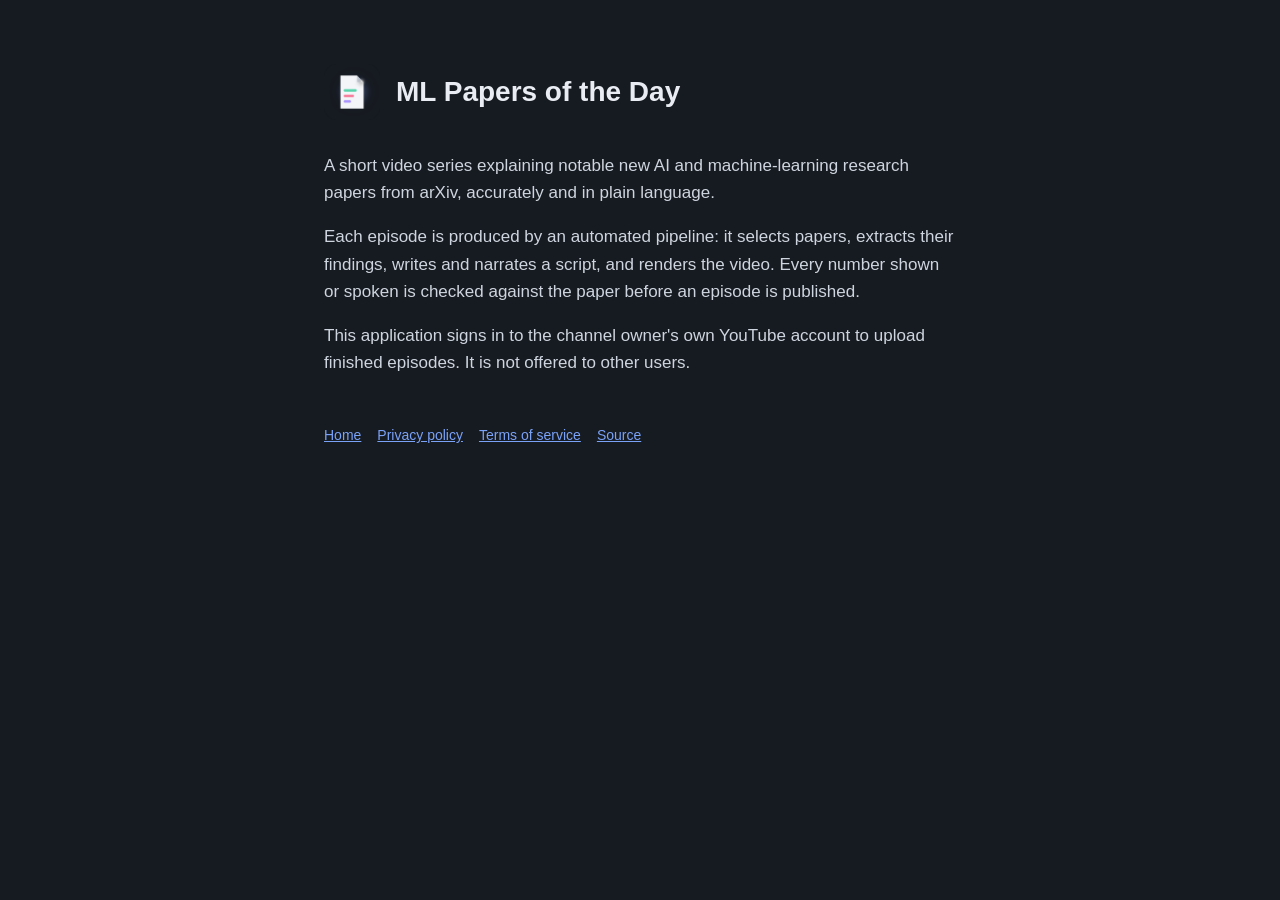
<file: index.html>
<!doctype html><html lang="en"><head><meta charset="utf-8"><meta name="viewport" content="width=device-width,initial-scale=1"><link rel="stylesheet" href="style.css"><title>ML Papers of the Day</title></head><body><main>
<header><img src="logo.png" alt=""><h1>ML Papers of the Day</h1></header>
<p>A short video series explaining notable new AI and machine-learning research papers from arXiv, accurately and in plain language.</p>
<p>Each episode is produced by an automated pipeline: it selects papers, extracts their findings, writes and narrates a script, and renders the video. Every number shown or spoken is checked against the paper before an episode is published.</p>
<p>This application signs in to the channel owner's own YouTube account to upload finished episodes. It is not offered to other users.</p>
<nav><a href="./">Home</a><a href="privacy.html">Privacy policy</a><a href="terms.html">Terms of service</a><a href="https://github.com/plarotta/tabloid-ai">Source</a></nav></main></body></html>
</file>
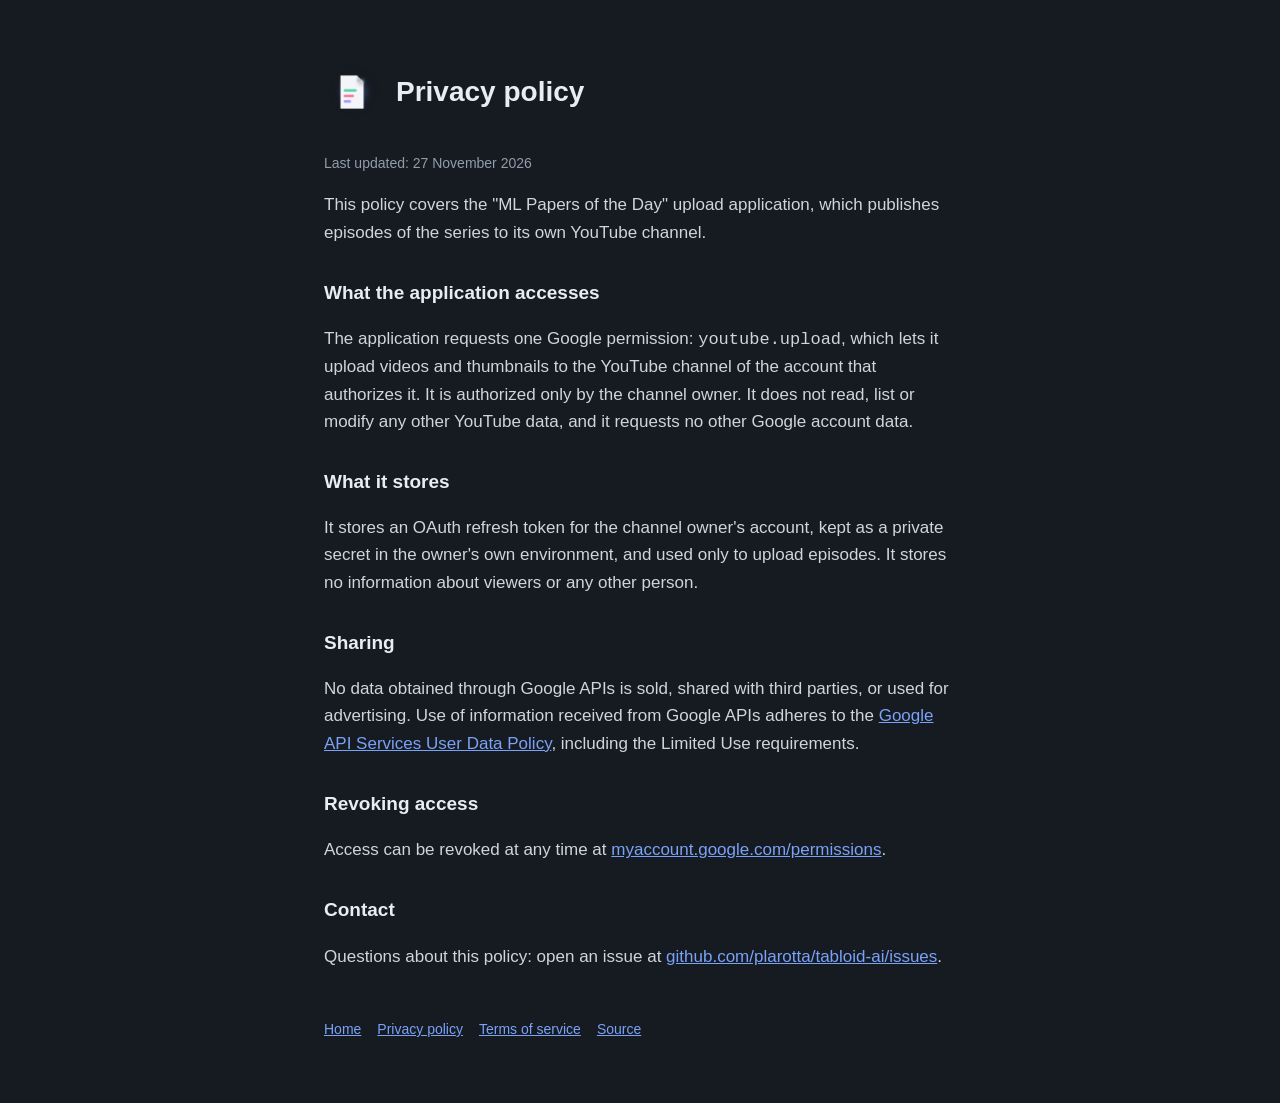
<file: privacy.html>
<!doctype html><html lang="en"><head><meta charset="utf-8"><meta name="viewport" content="width=device-width,initial-scale=1"><link rel="stylesheet" href="style.css"><title>Privacy policy - ML Papers of the Day</title></head><body><main>
<header><img src="logo.png" alt=""><h1>Privacy policy</h1></header>
<p class="dim">Last updated: 27 November 2026</p>
<p>This policy covers the "ML Papers of the Day" upload application, which publishes episodes of the series to its own YouTube channel.</p>
<h2>What the application accesses</h2>
<p>The application requests one Google permission: <code>youtube.upload</code>, which lets it upload videos and thumbnails to the YouTube channel of the account that authorizes it. It is authorized only by the channel owner. It does not read, list or modify any other YouTube data, and it requests no other Google account data.</p>
<h2>What it stores</h2>
<p>It stores an OAuth refresh token for the channel owner's account, kept as a private secret in the owner's own environment, and used only to upload episodes. It stores no information about viewers or any other person.</p>
<h2>Sharing</h2>
<p>No data obtained through Google APIs is sold, shared with third parties, or used for advertising. Use of information received from Google APIs adheres to the <a href="https://developers.google.com/terms/api-services-user-data-policy">Google API Services User Data Policy</a>, including the Limited Use requirements.</p>
<h2>Revoking access</h2>
<p>Access can be revoked at any time at <a href="https://myaccount.google.com/permissions">myaccount.google.com/permissions</a>.</p>
<h2>Contact</h2>
<p>Questions about this policy: open an issue at <a href="https://github.com/plarotta/tabloid-ai/issues">github.com/plarotta/tabloid-ai/issues</a>.</p>
<nav><a href="./">Home</a><a href="privacy.html">Privacy policy</a><a href="terms.html">Terms of service</a><a href="https://github.com/plarotta/tabloid-ai">Source</a></nav></main></body></html>
</file>
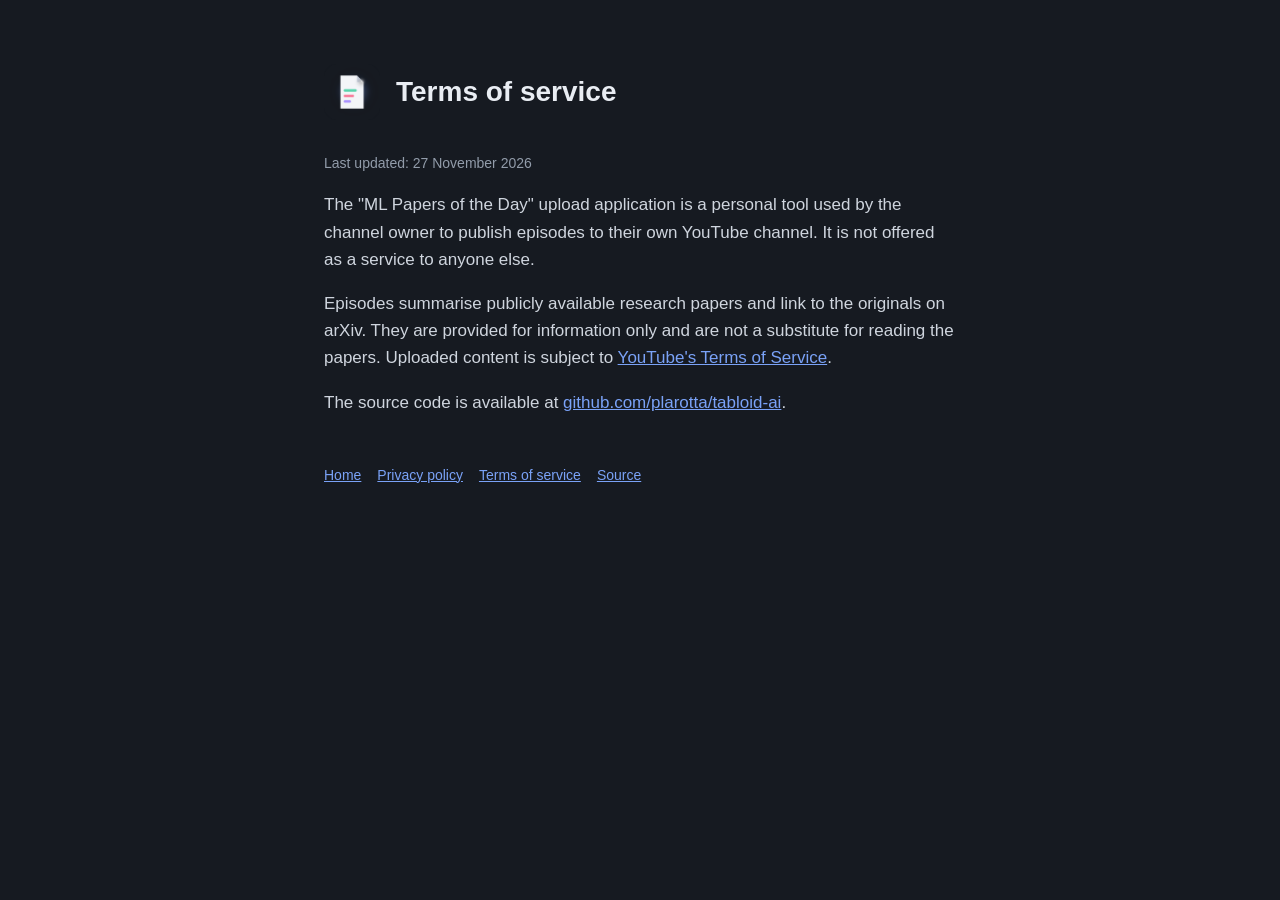
<file: terms.html>
<!doctype html><html lang="en"><head><meta charset="utf-8"><meta name="viewport" content="width=device-width,initial-scale=1"><link rel="stylesheet" href="style.css"><title>Terms of service - ML Papers of the Day</title></head><body><main>
<header><img src="logo.png" alt=""><h1>Terms of service</h1></header>
<p class="dim">Last updated: 27 November 2026</p>
<p>The "ML Papers of the Day" upload application is a personal tool used by the channel owner to publish episodes to their own YouTube channel. It is not offered as a service to anyone else.</p>
<p>Episodes summarise publicly available research papers and link to the originals on arXiv. They are provided for information only and are not a substitute for reading the papers. Uploaded content is subject to <a href="https://www.youtube.com/t/terms">YouTube's Terms of Service</a>.</p>
<p>The source code is available at <a href="https://github.com/plarotta/tabloid-ai">github.com/plarotta/tabloid-ai</a>.</p>
<nav><a href="./">Home</a><a href="privacy.html">Privacy policy</a><a href="terms.html">Terms of service</a><a href="https://github.com/plarotta/tabloid-ai">Source</a></nav></main></body></html>
</file>
<file: style.css>
:root{--bg:#161a21;--fg:#e9edf3;--dim:#929caa;--accent:#7aa2f7}
*{box-sizing:border-box}body{margin:0;background:var(--bg);color:var(--fg);font:17px/1.6 -apple-system,BlinkMacSystemFont,"Segoe UI",Helvetica,Arial,sans-serif}
main{max-width:680px;margin:0 auto;padding:64px 24px}header{display:flex;align-items:center;gap:16px;margin-bottom:32px}
header img{width:56px;height:56px;border-radius:12px}h1{font-size:28px;margin:0}h2{font-size:19px;margin-top:32px}
a{color:var(--accent)}p,li{color:#cfd5de}.dim{color:var(--dim);font-size:14px}nav{margin-top:48px;font-size:14px}nav a{margin-right:16px}
</file>
